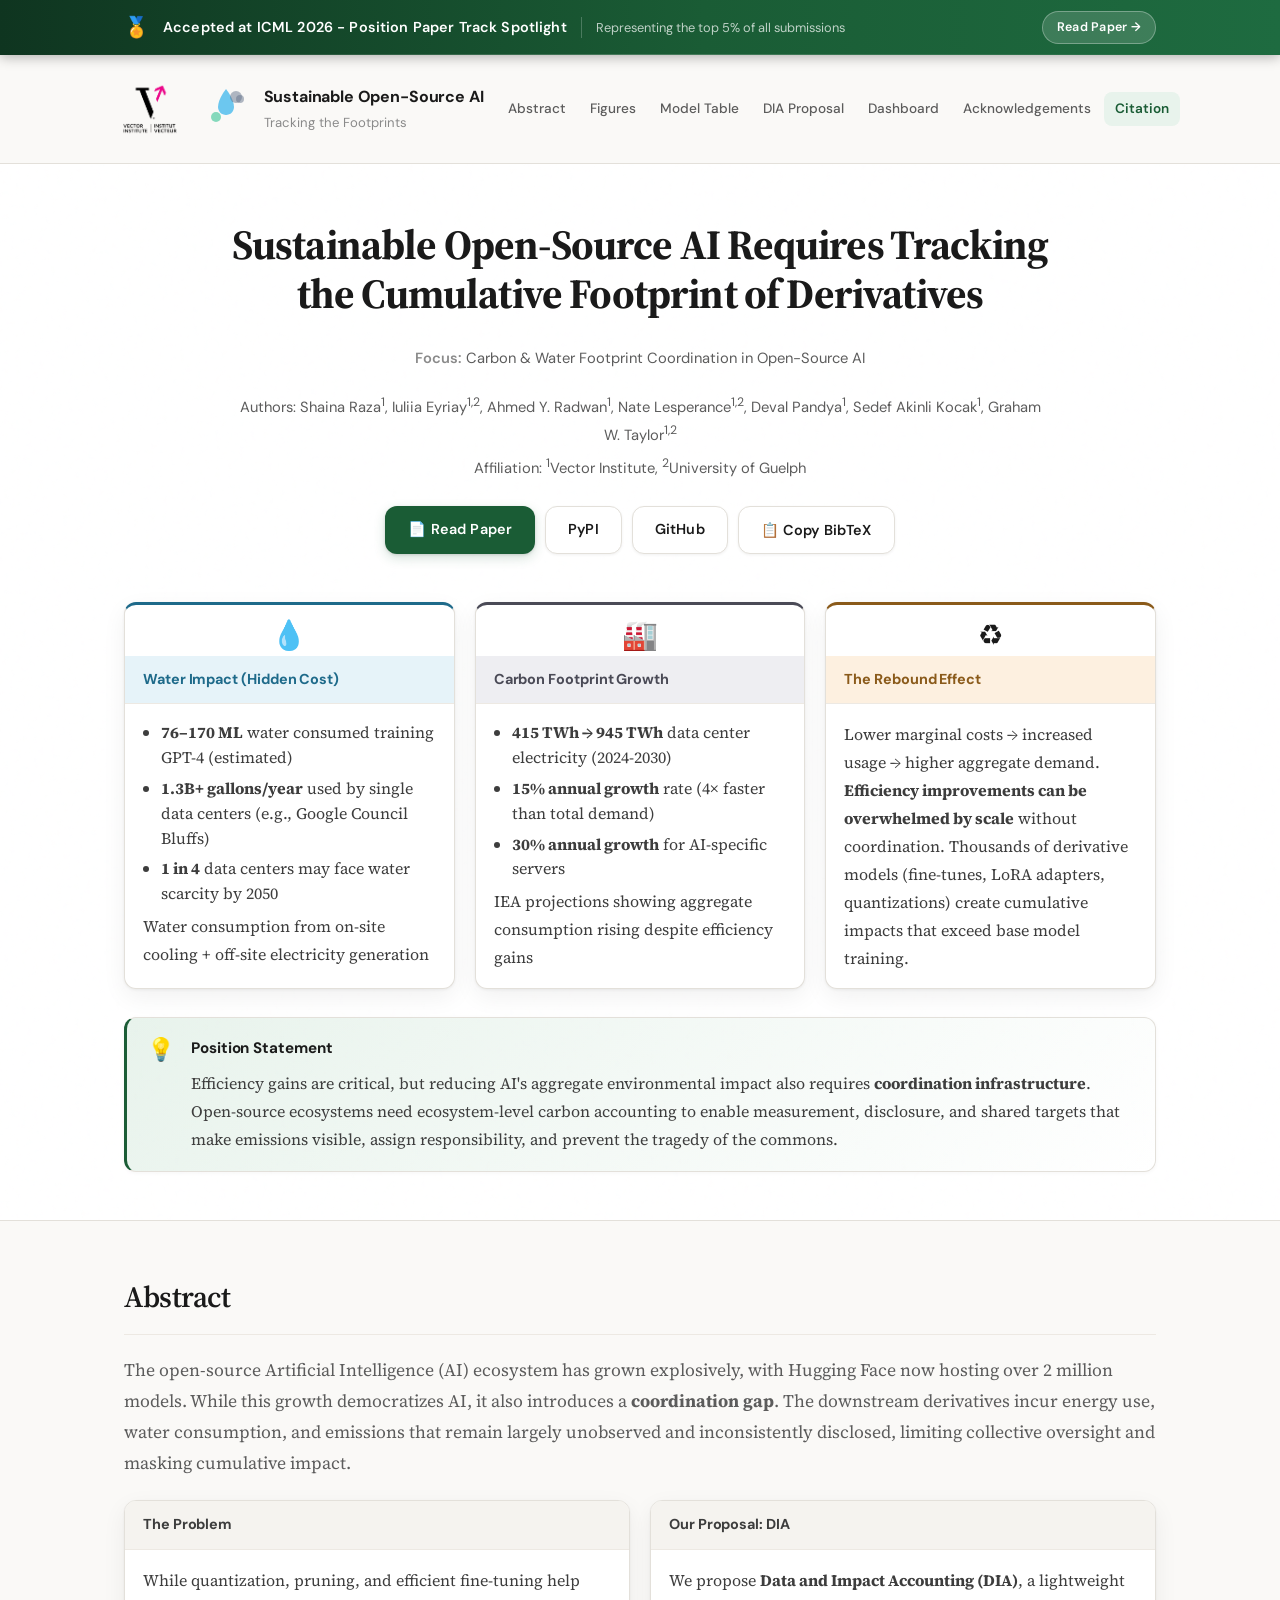
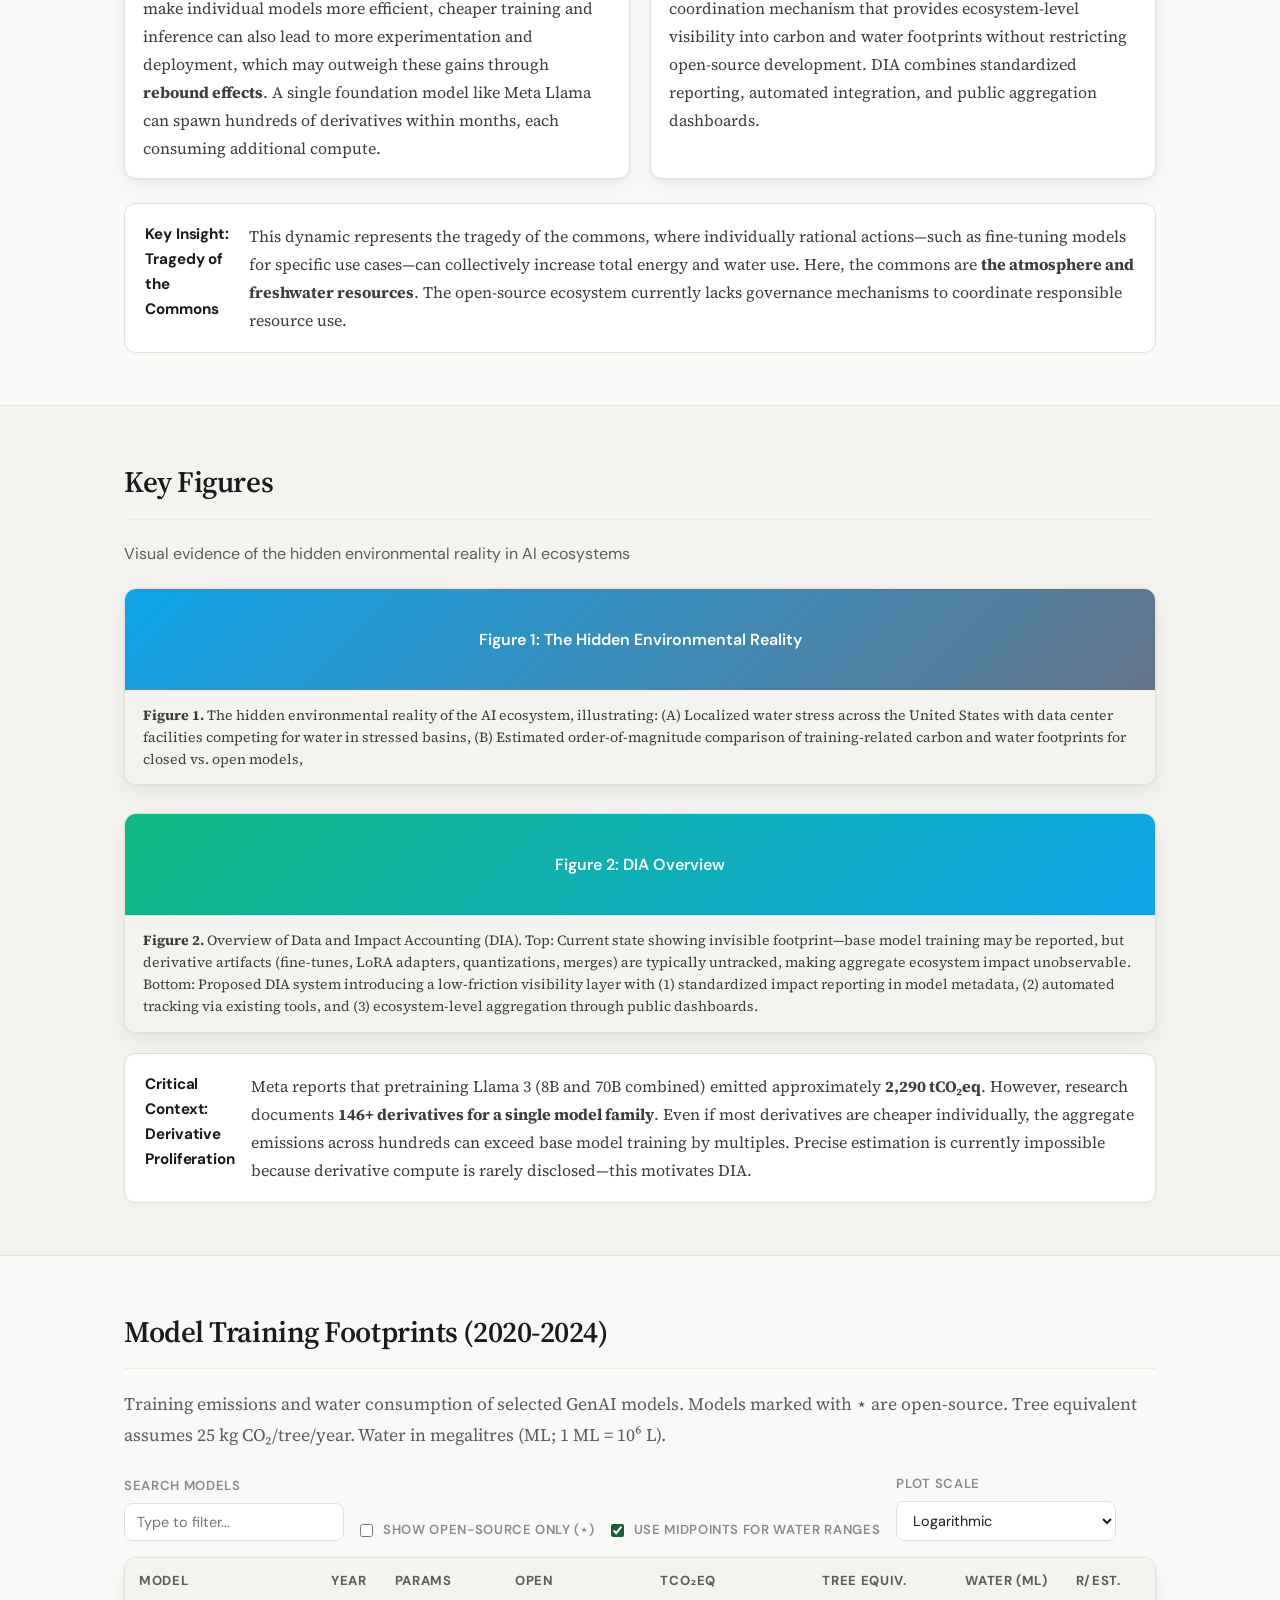
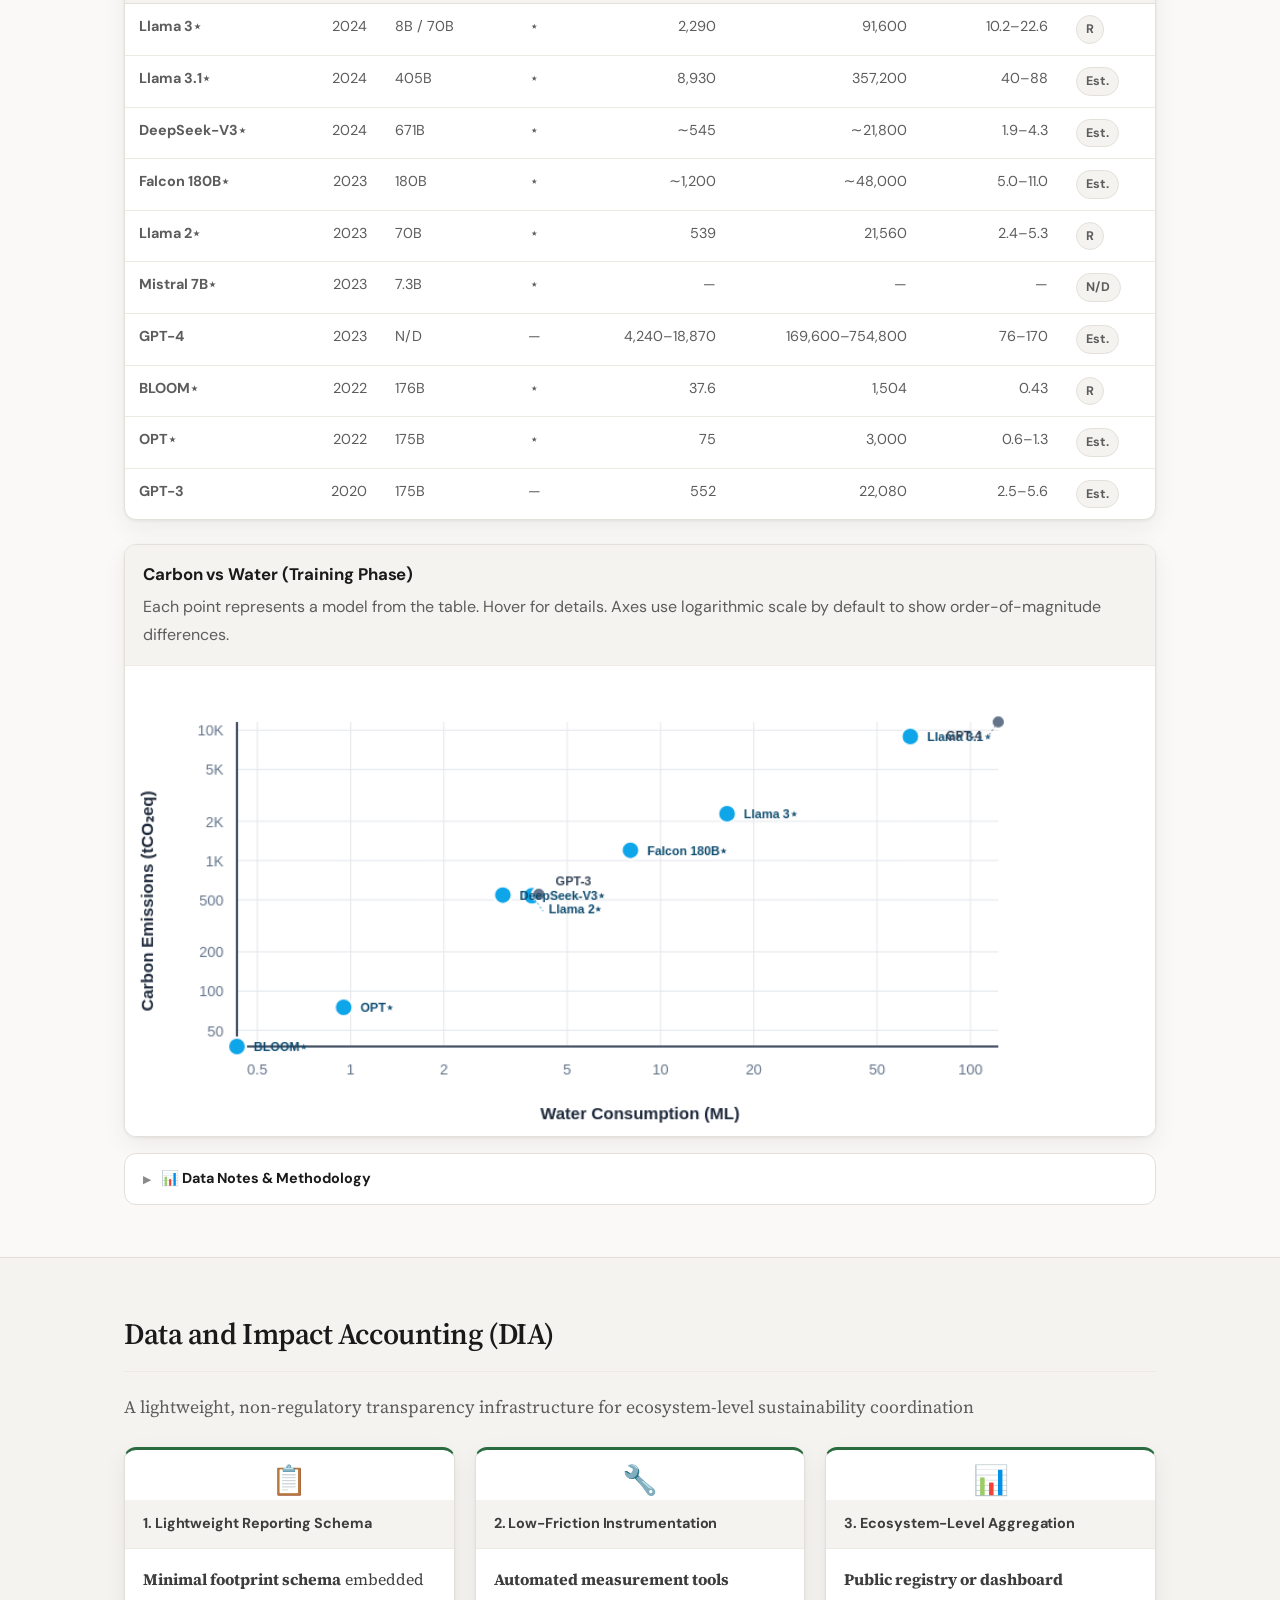
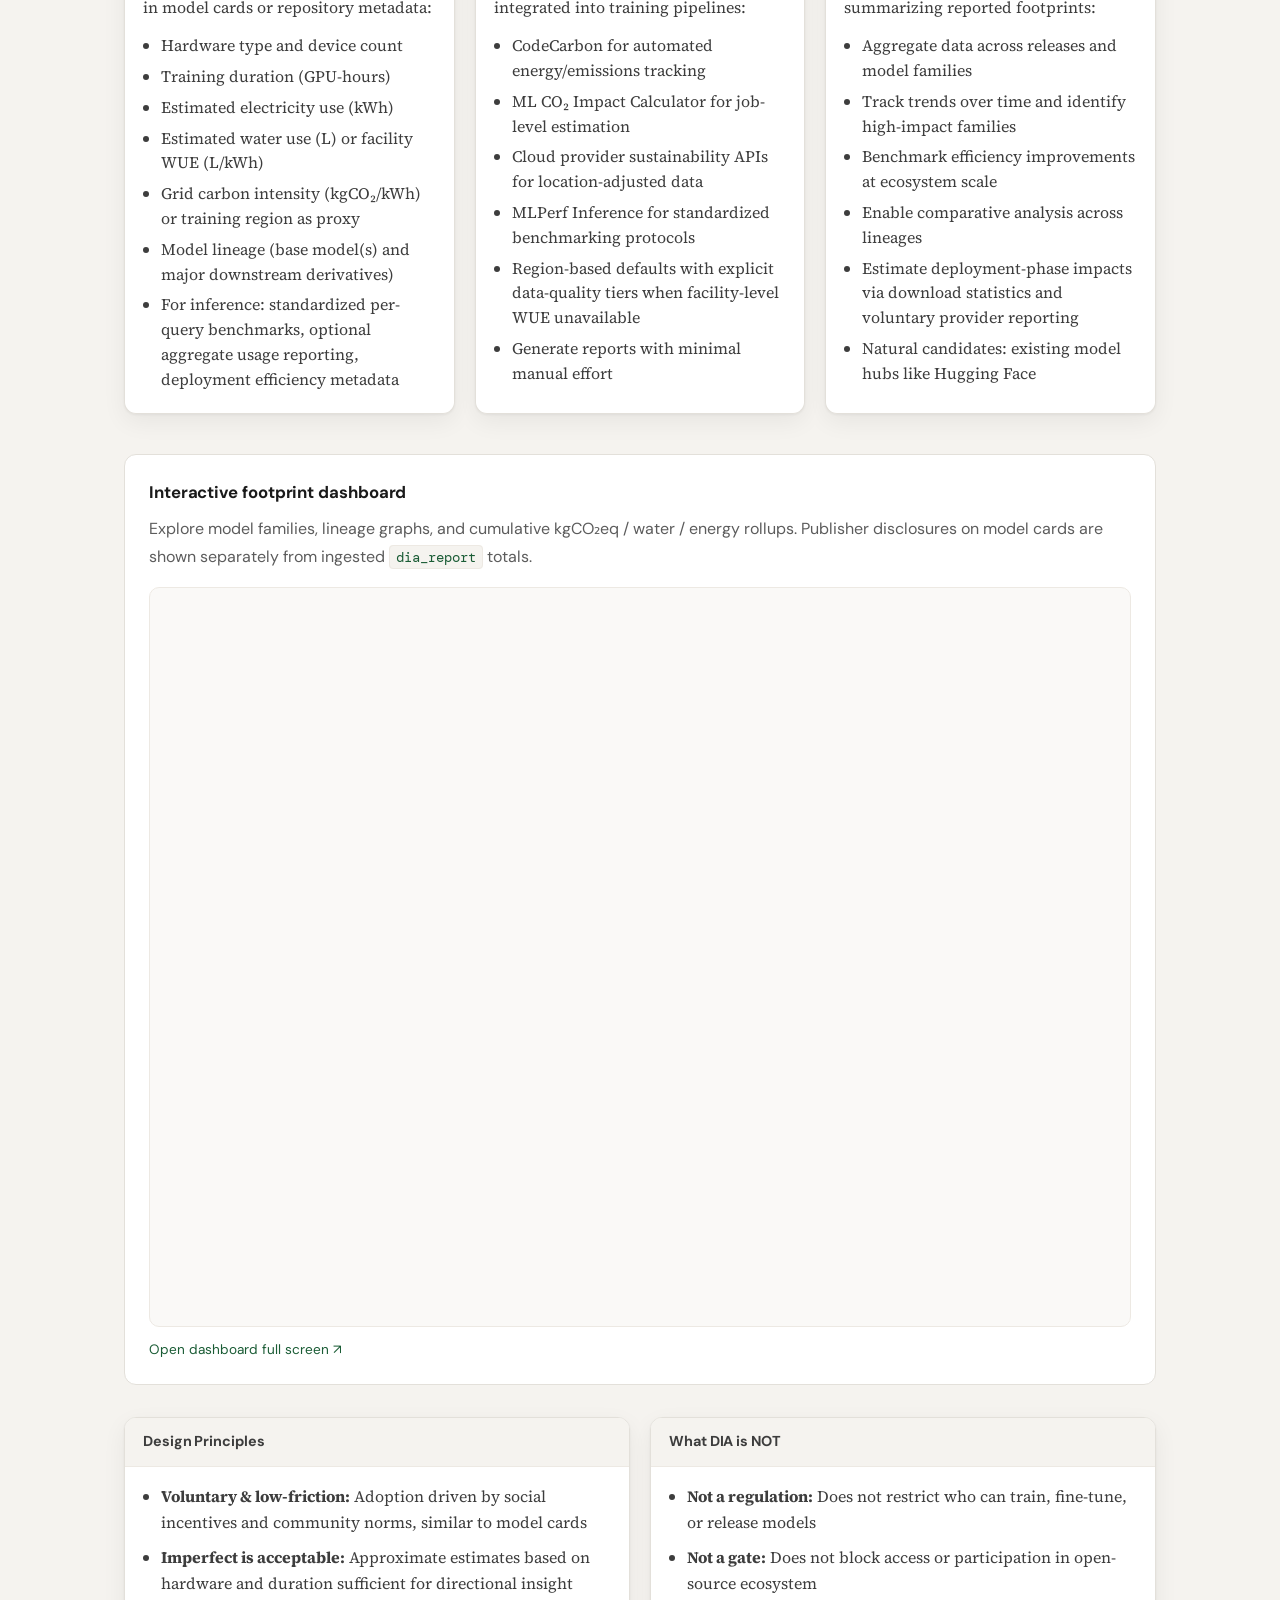
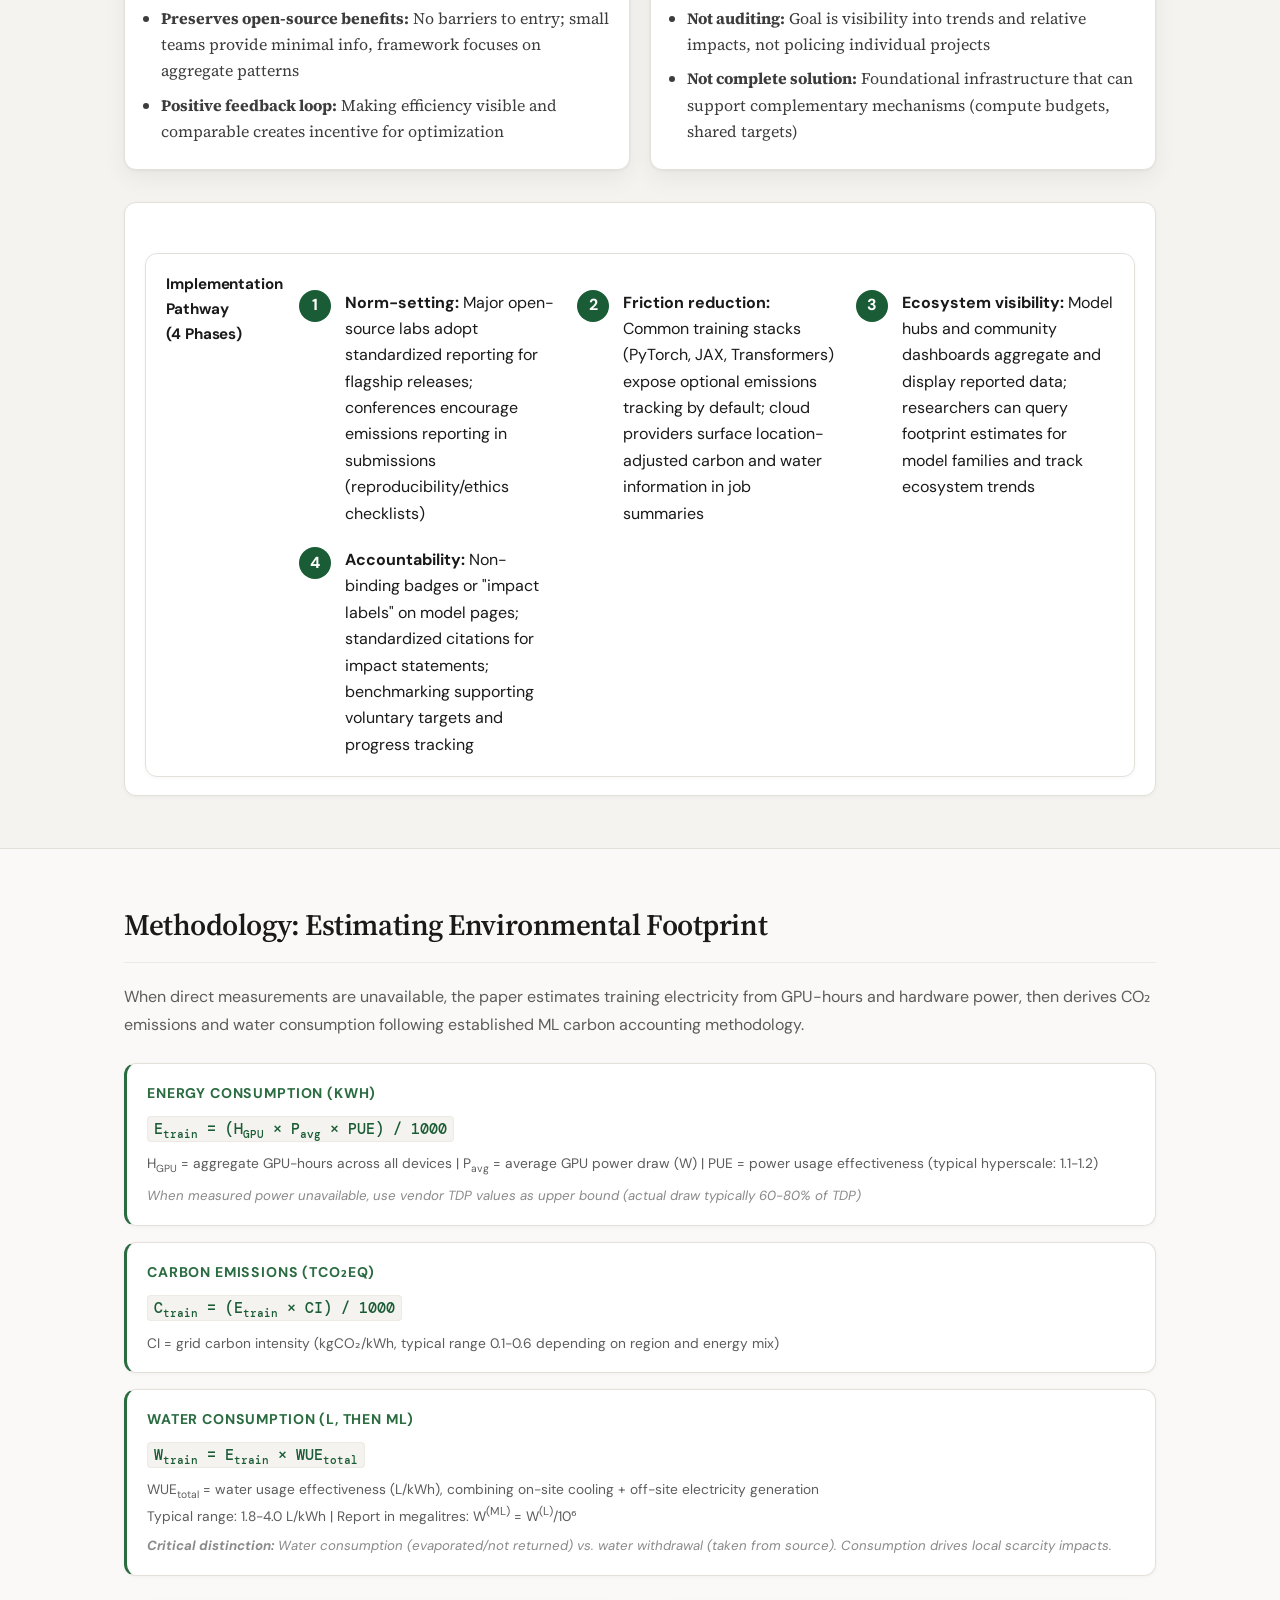
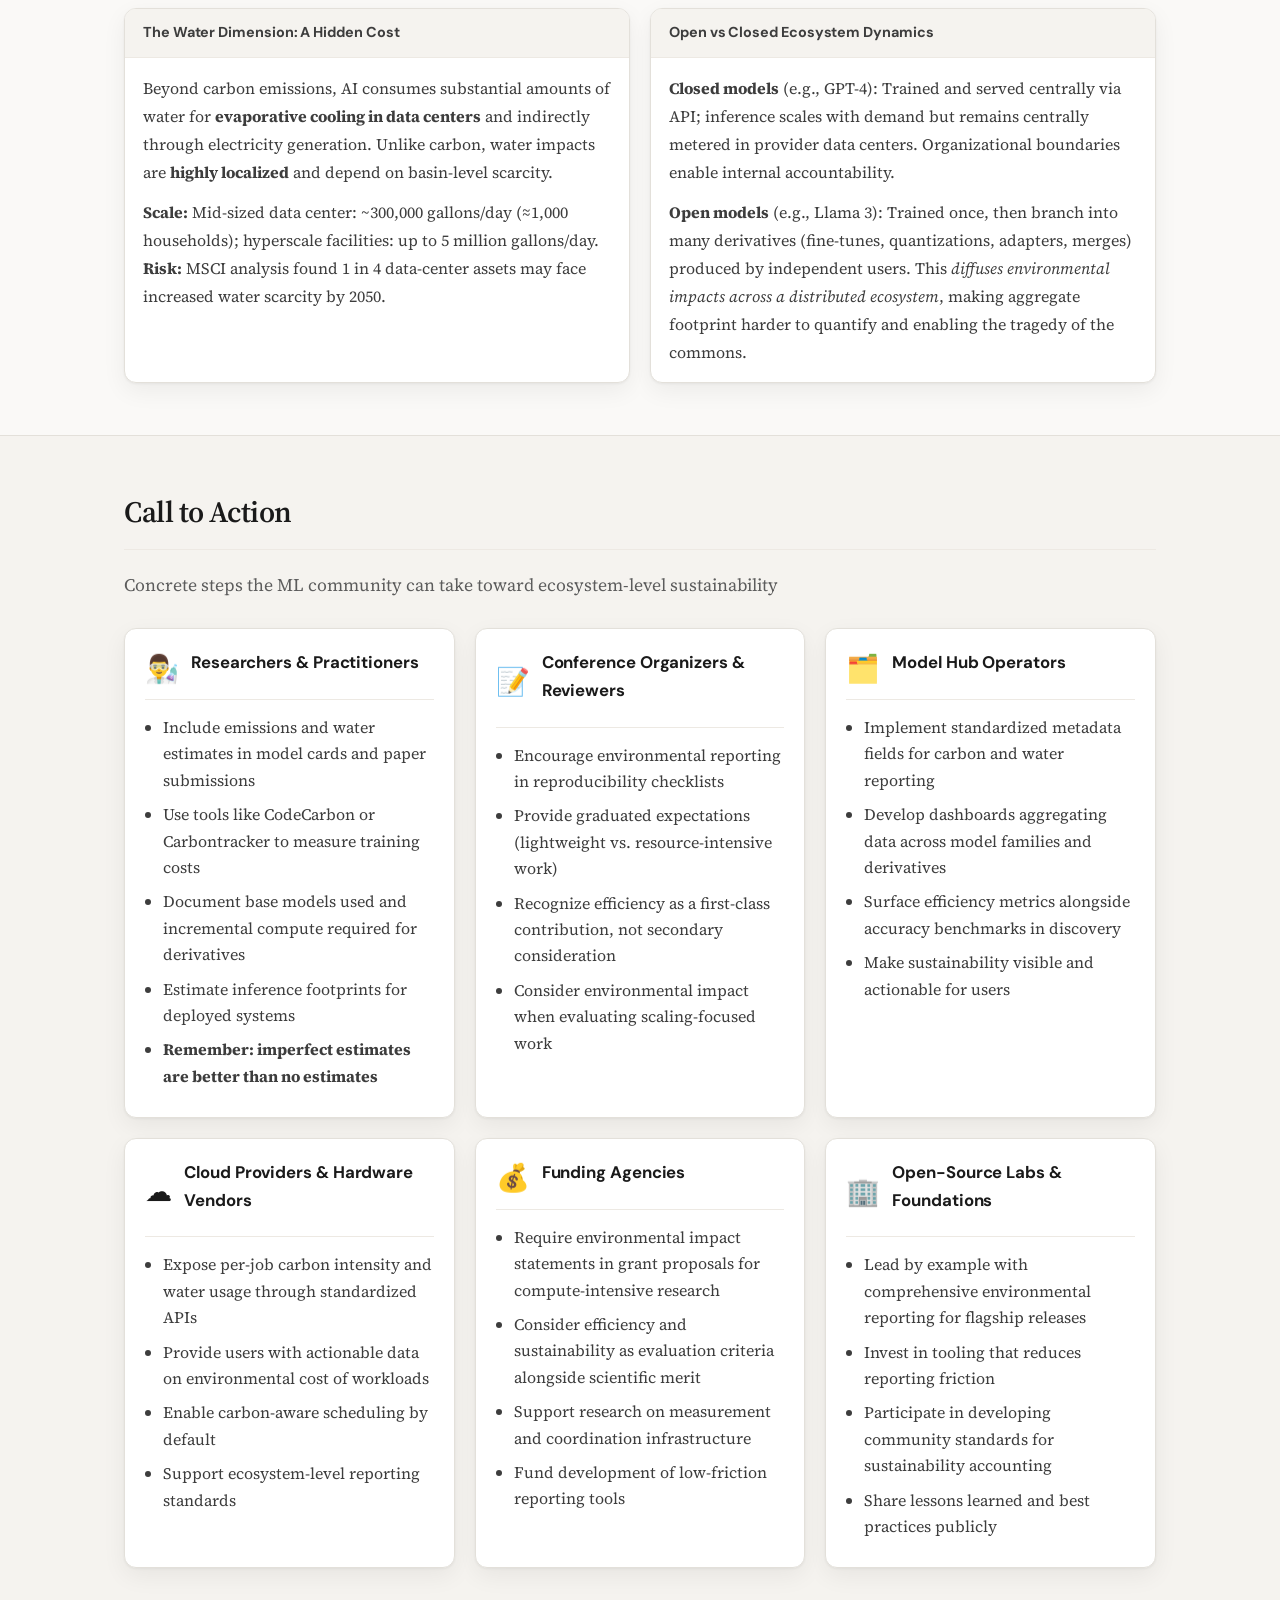
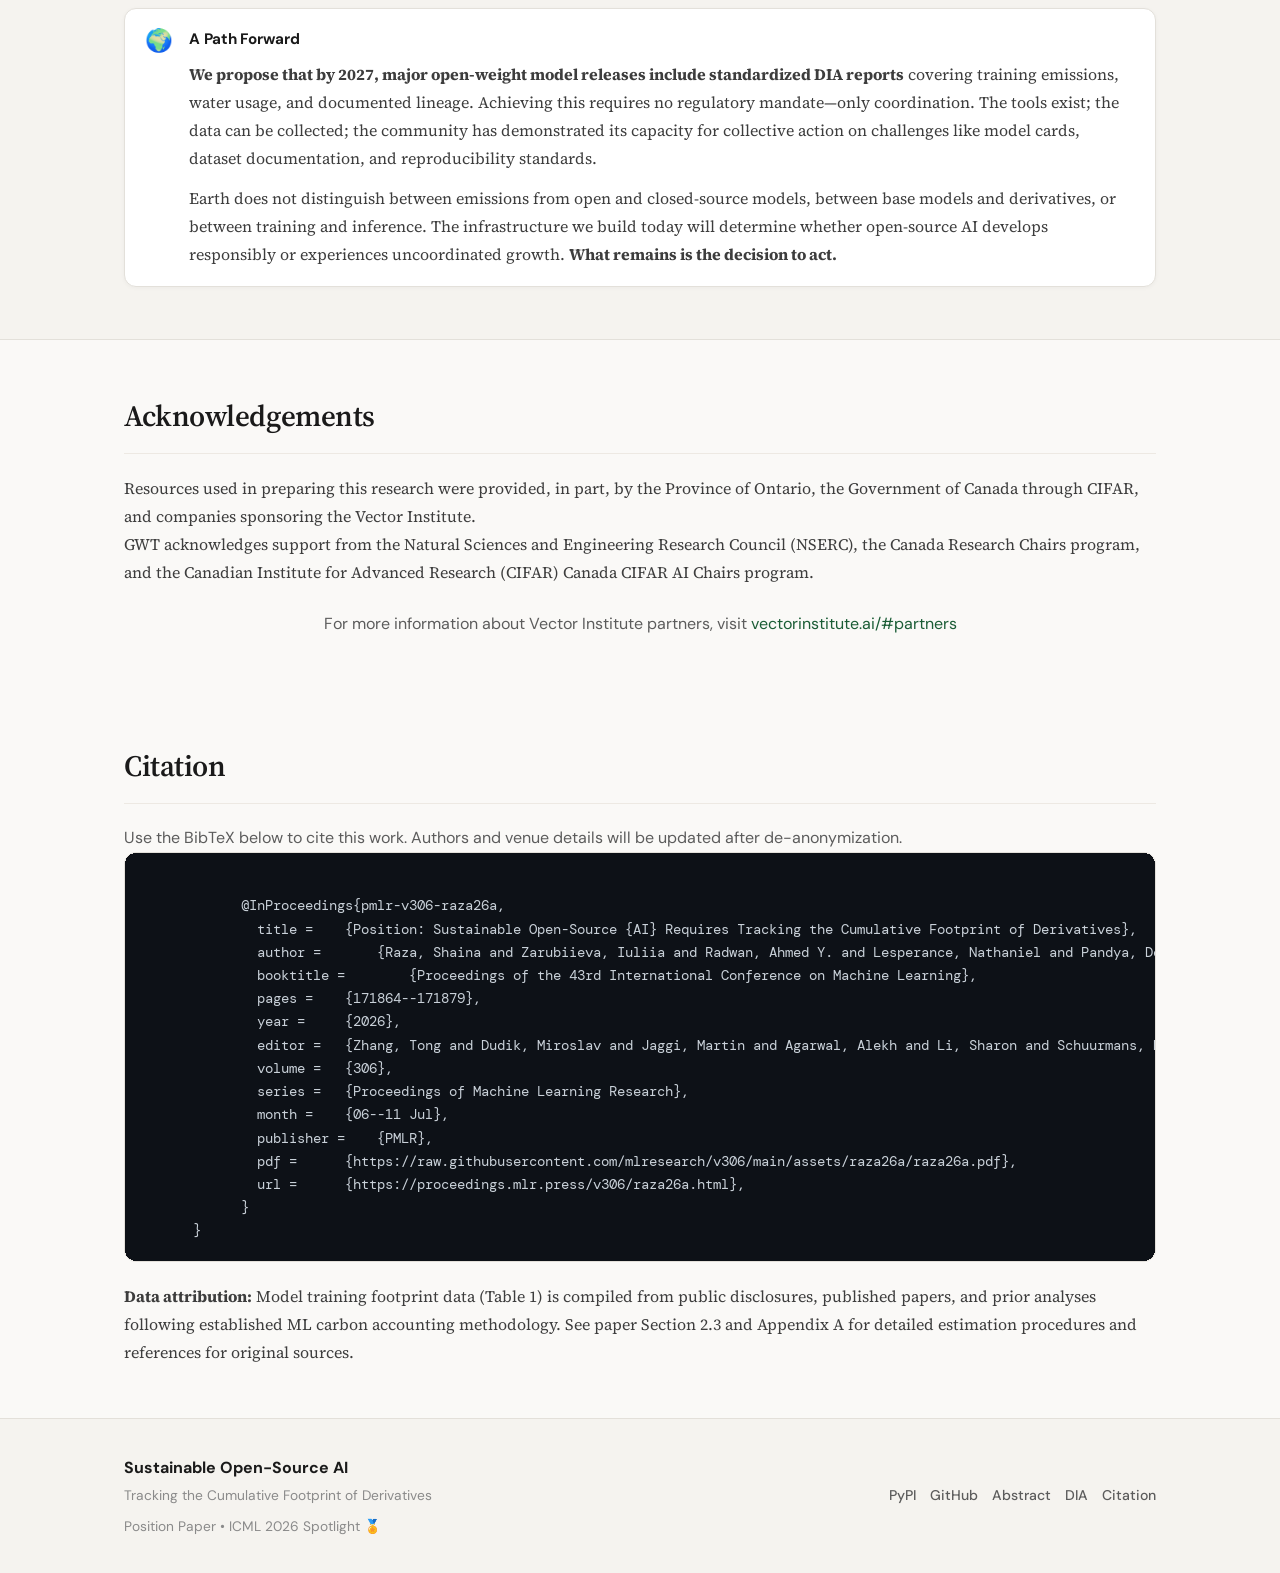
<file: docs/index.html>
<!doctype html>
<html lang="en">
<head>
  <meta charset="utf-8" />
  <meta name="viewport" content="width=device-width,initial-scale=1" />
  <title>Sustainable Open-Source AI Requires Tracking the Cumulative Footprint</title>
  <meta name="description" content="Position paper proposing Data and Impact Accounting (DIA) for ecosystem-level carbon and water footprint visibility in open-source AI." />
  <meta property="og:title" content="Sustainable Open-Source AI Requires Tracking the Cumulative Footprint of Derivatives" />
  <meta property="og:description" content="A lightweight coordination mechanism for tracking carbon emissions and water consumption in open-source AI ecosystems." />
  <meta property="og:type" content="website" />
  <link rel="stylesheet" href="./style.css" />
</head>
<body>
  <a class="skip-link" href="#main">Skip to content</a>

  <!-- ICML Acceptance Banner -->
  <div class="icml-banner" role="banner" aria-label="Conference acceptance announcement">
    <div class="icml-banner-inner">
      <span class="icml-flag">🏅</span>
      <div class="icml-banner-text">
        <strong>Accepted at ICML 2026 - Position Paper Track Spotlight</strong>
        <span class="icml-banner-sub">Representing the top 5% of all submissions</span>
      </div>
      <a class="icml-badge" href="https://proceedings.mlr.press/v306/raza26a.html" target="_blank" rel="noopener">Read Paper →</a>
    </div>
  </div>

  <header class="site-header" role="banner">
    <div class="wrap header-inner">
      <div class="brand">
        <img src="assets/VectorLogo_Black.png" alt="Vector Institute" style="height: 80px; margin-left: 12px; vertical-align: middle;">
        <div class="brand-icon">
          <svg width="48" height="48" viewBox="0 0 48 48" fill="none" xmlns="http://www.w3.org/2000/svg">
            <!-- Water droplet -->
            <path d="M24 8C24 8 16 18 16 26C16 30.4183 19.5817 34 24 34C28.4183 34 32 30.4183 32 26C32 18 24 8 24 8Z" fill="#0EA5E9" opacity="0.6"/>
            <!-- CO2 cloud -->
            <circle cx="34" cy="16" r="6" fill="#64748B" opacity="0.5"/>
            <circle cx="38" cy="18" r="4" fill="#64748B" opacity="0.5"/>
            <!-- Earth element -->
            <circle cx="14" cy="36" r="5" fill="#10B981" opacity="0.5"/>
          </svg>
        </div>
        <div class="brand-text">
          <div class="brand-title">Sustainable Open-Source AI</div>
          <div class="brand-subtitle">Tracking the Footprints</div>
        </div>
      </div>

      <nav class="top-nav" aria-label="Primary">
        <a href="#abstract">Abstract</a>
        <a href="#figures">Figures</a>
        <a href="#table">Model Table</a>
        <a href="#dia">DIA Proposal</a>
        <a href="#dashboard">Dashboard</a>
        <a href="#acknowledgements">Acknowledgements</a>
        <a href="#citation">Citation</a>
      </nav>
    </div>
  </header>

  <main id="main" class="site-main">
    <section class="hero">
      <div class="wrap">
        <div class="hero-center">
          <h1>Sustainable Open-Source AI Requires Tracking the Cumulative Footprint of Derivatives</h1>
          <div class="meta">
            <div><span class="k">Focus:</span> Carbon & Water Footprint Coordination in Open-Source AI</div>
          </div>
          <div class="paper-meta">
            <div><span class="k">Authors:</span> Shaina Raza<sup>1</sup>, Iuliia Eyriay<sup>1,2</sup>, Ahmed Y. Radwan<sup>1</sup>, Nate Lesperance<sup>1,2</sup>, Deval Pandya<sup>1</sup>, Sedef Akinli Kocak<sup>1</sup>, Graham W. Taylor<sup>1,2</sup></div>
            <div><span class="k">Affiliation:</span> <sup>1</sup>Vector Institute, <sup>2</sup>University of Guelph</div>
          </div>
          <div class="cta-row">
            <a class="btn" href="https://proceedings.mlr.press/v306/raza26a.html" target="_blank" rel="noopener">📄 Read Paper</a>
            <a class="btn btn-secondary" href="https://pypi.org/project/ai-impact-accounting/" target="_blank" rel="noopener">PyPI</a>
            <a class="btn btn-secondary" href="https://github.com/VectorInstitute/ai-impact-accounting" target="_blank" rel="noopener">GitHub</a>
            <button class="btn btn-secondary" id="copyBibBtn" type="button">📋 Copy BibTeX</button>
          </div>
        </div>
        <div class="hero-cards-row">
          <div class="card card-water">
            <div class="card-icon">💧</div>
            <div class="card-h">Water Impact (Hidden Cost)</div>
            <div class="card-b">
              <ul class="bullets tight">
                <li><strong>76–170 ML</strong> water consumed training GPT-4 (estimated)</li>
                <li><strong>1.3B+ gallons/year</strong> used by single data centers (e.g., Google Council Bluffs)</li>
                <li><strong>1 in 4</strong> data centers may face water scarcity by 2050</li>
              </ul>
              <p class="fineprint">Water consumption from on-site cooling + off-site electricity generation</p>
            </div>
          </div>
          <div class="card card-carbon">
            <div class="card-icon">🏭</div>
            <div class="card-h">Carbon Footprint Growth</div>
            <div class="card-b">
              <ul class="bullets tight">
                <li><strong>415 TWh → 945 TWh</strong> data center electricity (2024-2030)</li>
                <li><strong>15% annual growth</strong> rate (4× faster than total demand)</li>
                <li><strong>30% annual growth</strong> for AI-specific servers</li>
              </ul>
              <p class="fineprint">IEA projections showing aggregate consumption rising despite efficiency gains</p>
            </div>
          </div>
          <div class="card card-rebound">
            <div class="card-icon">♻️</div>
            <div class="card-h">The Rebound Effect</div>
            <div class="card-b">
              <p>
                Lower marginal costs → increased usage → higher aggregate demand.
                <strong>Efficiency improvements can be overwhelmed by scale</strong> without coordination.
                Thousands of derivative models (fine-tunes, LoRA adapters, quantizations) create cumulative impacts that exceed base model training.
              </p>
            </div>
          </div>
        </div>
        <div class="callout callout-position">
          <div class="callout-icon">💡</div>
          <div>
            <div class="callout-title">Position Statement</div>
            <p>
              Efficiency gains are critical, but reducing AI's aggregate environmental impact also requires <strong>coordination infrastructure</strong>.
              Open-source ecosystems need ecosystem-level carbon accounting to enable measurement, disclosure, and shared targets
              that make emissions visible, assign responsibility, and prevent the tragedy of the commons.
            </p>
          </div>
        </div>
      </div>
    </section>

    <section id="abstract" class="section">
      <div class="wrap">
        <h2>Abstract</h2>
        <p class="lead">
          The open-source Artificial Intelligence (AI) ecosystem has grown explosively, with Hugging Face now hosting
          over 2 million models. While this growth democratizes AI, it also introduces a <strong>coordination gap</strong>.
          The downstream derivatives incur energy use, water consumption, and emissions that remain largely unobserved
          and inconsistently disclosed, limiting collective oversight and masking cumulative impact.
        </p>
        <div class="two-col">
          <div class="card">
            <div class="card-h">The Problem</div>
            <div class="card-b">
              <p>
                While quantization, pruning, and efficient fine-tuning help make individual models more efficient,
                cheaper training and inference can also lead to more experimentation and deployment, which may
                outweigh these gains through <strong>rebound effects</strong>. A single foundation model like Meta Llama
                can spawn hundreds of derivatives within months, each consuming additional compute.
              </p>
            </div>
          </div>
          <div class="card">
            <div class="card-h">Our Proposal: DIA</div>
            <div class="card-b">
              <p>
                We propose <strong>Data and Impact Accounting (DIA)</strong>, a lightweight coordination mechanism
                that provides ecosystem-level visibility into carbon and water footprints without restricting
                open-source development. DIA combines standardized reporting, automated integration, and public aggregation dashboards.
              </p>
            </div>
          </div>
        </div>
        <div class="callout" style="margin-top: 24px;">
          <div class="callout-title">Key Insight: Tragedy of the Commons</div>
          <p>
            This dynamic represents the tragedy of the commons, where individually rational actions—such as
            fine-tuning models for specific use cases—can collectively increase total energy and water use.
            Here, the commons are <strong>the atmosphere and freshwater resources</strong>. The open-source ecosystem
            currently lacks governance mechanisms to coordinate responsible resource use.
          </p>
        </div>
      </div>
    </section>

    <section id="figures" class="section alt">
      <div class="wrap">
        <h2>Key Figures</h2>
        <p class="muted">
          Visual evidence of the hidden environmental reality in AI ecosystems
        </p>
        <div class="figure-grid">
          <figure class="figure-card">
            <button class="figure-btn" type="button" data-zoom-src="./assets/fig1-ecosystem.png" aria-label="Open Figure 1">
              <div class="figure-placeholder" style="background: linear-gradient(135deg, #0EA5E9 0%, #64748B 100%);">
                <span>Figure 1: The Hidden Environmental Reality</span>
              </div>
            </button>
            <figcaption>
              <strong>Figure 1.</strong> The hidden environmental reality of the AI ecosystem, illustrating:
              (A) Localized water stress across the United States with data center facilities competing for water in stressed basins,
              (B) Estimated order-of-magnitude comparison of training-related carbon and water footprints for closed vs. open models,
            </figcaption>
          </figure>
          <figure class="figure-card">
            <button class="figure-btn" type="button" data-zoom-src="./assets/fig2-dia.png" aria-label="Open Figure 2">
              <div class="figure-placeholder" style="background: linear-gradient(135deg, #10B981 0%, #0EA5E9 100%);">
                <span>Figure 2: DIA Overview</span>
              </div>
            </button>
            <figcaption>
              <strong>Figure 2.</strong> Overview of Data and Impact Accounting (DIA).
              Top: Current state showing invisible footprint—base model training may be reported, but derivative artifacts
              (fine-tunes, LoRA adapters, quantizations, merges) are typically untracked, making aggregate ecosystem impact unobservable.
              Bottom: Proposed DIA system introducing a low-friction visibility layer with (1) standardized impact reporting in model metadata,
              (2) automated tracking via existing tools, and (3) ecosystem-level aggregation through public dashboards.
            </figcaption>
          </figure>
        </div>
        <div class="callout">
          <div class="callout-title">Critical Context: Derivative Proliferation</div>
          <p>
            Meta reports that pretraining Llama 3 (8B and 70B combined) emitted approximately <strong>2,290 tCO₂eq</strong>.
            However, research documents <strong>146+ derivatives for a single model family</strong>. Even if most derivatives
            are cheaper individually, the aggregate emissions across hundreds can exceed base model training by multiples.
            Precise estimation is currently impossible because derivative compute is rarely disclosed—this motivates DIA.
          </p>
        </div>
      </div>
    </section>

    <section id="table" class="section">
      <div class="wrap">
        <h2>Model Training Footprints (2020-2024)</h2>
        <p class="lead">
          Training emissions and water consumption of selected GenAI models.
          Models marked with ⋆ are open-source. Tree equivalent assumes 25 kg CO₂/tree/year.
          Water in megalitres (ML; 1 ML = 10⁶ L).
        </p>
        <div class="controls">
          <div class="control">
            <label for="searchBox">Search models</label>
            <input id="searchBox" type="search" placeholder="Type to filter..." />
          </div>
          <div class="control">
            <label class="checkbox">
              <input id="openOnly" type="checkbox" />
              <span>Show open-source only (⋆)</span>
            </label>
          </div>
          <div class="control">
            <label class="checkbox">
              <input id="showMidpoints" type="checkbox" checked />
              <span>Use midpoints for water ranges</span>
            </label>
          </div>
          <div class="control">
            <label for="scaleSelect">Plot scale</label>
            <select id="scaleSelect">
              <option value="log" selected>Logarithmic</option>
              <option value="linear">Linear</option>
            </select>
          </div>
        </div>
        <div class="table-wrap" role="region" aria-label="Model footprints table" tabindex="0">
          <table id="modelsTable">
            <thead>
              <tr>
                <th data-key="model">Model</th>
                <th data-key="year" class="num">Year</th>
                <th data-key="params">Params</th>
                <th data-key="open" class="center">Open</th>
                <th data-key="tco2" class="num">tCO₂eq</th>
                <th data-key="trees" class="num">Tree Equiv.</th>
                <th data-key="water" class="num">Water (ML)</th>
                <th data-key="status">R/Est.</th>
              </tr>
            </thead>
            <tbody id="modelsTbody"></tbody>
          </table>
        </div>
        <div class="viz">
          <div class="viz-head">
            <h3>Carbon vs Water (Training Phase)</h3>
            <p class="muted">
              Each point represents a model from the table. Hover for details.
              Axes use logarithmic scale by default to show order-of-magnitude differences.
            </p>
          </div>
          <canvas id="scatter" width="920" height="420" aria-label="Scatter plot of carbon vs water" role="img"></canvas>
          <div id="tooltip" class="tooltip" role="status" aria-live="polite"></div>
        </div>
        <details class="notes">
          <summary>📊 Data Notes & Methodology</summary>
          <div class="notes-body">
            <ul class="bullets">
              <li><strong>Water values:</strong> Estimated using WUE<sub>total</sub> (Water Usage Effectiveness) ranges of 1.8-4.0 L/kWh,
              combining on-site cooling and off-site electricity generation water <em>consumption</em> (water not returned locally).</li>
              <li><strong>Reported vs Estimated:</strong> "R" indicates values disclosed by model creators;
              "Est." uses GPU-hours, TDP, PUE, and carbon intensity assumptions (see paper Appendix A, Equations 1-3).</li>
              <li><strong>Training phase only:</strong> This table covers training phase emissions and water use. The paper emphasizes that
              <em>inference and derivative proliferation can dominate lifecycle impact</em>—these downstream costs are largely untracked.</li>
              <li><strong>Upper bounds:</strong> TDP-based estimates provide upper bounds; actual power draw typically ranges from 60-80% of TDP
              depending on utilization patterns during training.</li>
              <li><strong>GPT-4 range:</strong> Based on IEA's 42.4 GWh estimate with carbon intensity 0.1-0.445 kgCO₂/kWh and WUE 1.2-4.4 L/kWh
              depending on cooling and grid source. These are third-party estimates, not audited disclosures.</li>
            </ul>
          </div>
        </details>
      </div>
    </section>
    <section id="dia" class="section alt">
      <div class="wrap">
        <h2>Data and Impact Accounting (DIA)</h2>
        <p class="lead">
          A lightweight, non-regulatory transparency infrastructure for ecosystem-level sustainability coordination
        </p>

        <div class="dia-components">
          <div class="card card-component">
            <div class="card-icon">📋</div>
            <div class="card-h">1. Lightweight Reporting Schema</div>
            <div class="card-b">
              <p><strong>Minimal footprint schema</strong> embedded in model cards or repository metadata:</p>
              <ul class="bullets tight">
                <li>Hardware type and device count</li>
                <li>Training duration (GPU-hours)</li>
                <li>Estimated electricity use (kWh)</li>
                <li>Estimated water use (L) or facility WUE (L/kWh)</li>
                <li>Grid carbon intensity (kgCO₂/kWh) or training region as proxy</li>
                <li>Model lineage (base model(s) and major downstream derivatives)</li>
                <li>For inference: standardized per-query benchmarks, optional aggregate usage reporting, deployment efficiency metadata</li>
              </ul>
            </div>
          </div>

          <div class="card card-component">
            <div class="card-icon">🔧</div>
            <div class="card-h">2. Low-Friction Instrumentation</div>
            <div class="card-b">
              <p><strong>Automated measurement tools</strong> integrated into training pipelines:</p>
              <ul class="bullets tight">
                <li>CodeCarbon for automated energy/emissions tracking</li>
                <li>ML CO₂ Impact Calculator for job-level estimation</li>
                <li>Cloud provider sustainability APIs for location-adjusted data</li>
                <li>MLPerf Inference for standardized benchmarking protocols</li>
                <li>Region-based defaults with explicit data-quality tiers when facility-level WUE unavailable</li>
                <li>Generate reports with minimal manual effort</li>
              </ul>
            </div>
          </div>

          <div class="card card-component">
            <div class="card-icon">📊</div>
            <div class="card-h">3. Ecosystem-Level Aggregation</div>
            <div class="card-b">
              <p><strong>Public registry or dashboard</strong> summarizing reported footprints:</p>
              <ul class="bullets tight">
                <li>Aggregate data across releases and model families</li>
                <li>Track trends over time and identify high-impact families</li>
                <li>Benchmark efficiency improvements at ecosystem scale</li>
                <li>Enable comparative analysis across lineages</li>
                <li>Estimate deployment-phase impacts via download statistics and voluntary provider reporting</li>
                <li>Natural candidates: existing model hubs like Hugging Face</li>
              </ul>
            </div>
          </div>
        </div>

        <div id="dashboard" class="dashboard-embed-wrap" style="margin-top: 40px;">
          <h3 style="margin-bottom: 8px;">Interactive footprint dashboard</h3>
          <p class="muted" style="margin-bottom: 16px;">
            Explore model families, lineage graphs, and cumulative kgCO₂eq / water / energy rollups.
            Publisher disclosures on model cards are shown separately from ingested <code>dia_report</code> totals.
          </p>
          <div class="dashboard-embed">
            <iframe
              src="https://vector-institute-dia-dashboard.hf.space"
          
              title="DIA footprint dashboard"
              loading="lazy"
              referrerpolicy="no-referrer-when-downgrade"
              allow="fullscreen"
            ></iframe>
          </div>
          <p class="fineprint" style="margin-top: 12px;">
            <a href="https://huggingface.co/spaces/vector-institute/dia-dashboard" target="_blank" rel="noopener">Open dashboard full screen ↗</a>
          </p>
        </div>

        

        <div class="two-col" style="margin-top: 32px;">
          <div class="card">
            <div class="card-h">Design Principles</div>
            <div class="card-b">
              <ul class="bullets">
                <li><strong>Voluntary & low-friction:</strong> Adoption driven by social incentives and community norms, similar to model cards</li>
                <li><strong>Imperfect is acceptable:</strong> Approximate estimates based on hardware and duration sufficient for directional insight</li>
                <li><strong>Preserves open-source benefits:</strong> No barriers to entry; small teams provide minimal info, framework focuses on aggregate patterns</li>
                <li><strong>Positive feedback loop:</strong> Making efficiency visible and comparable creates incentive for optimization</li>
              </ul>
            </div>
          </div>

          <div class="card">
            <div class="card-h">What DIA is NOT</div>
            <div class="card-b">
              <ul class="bullets">
                <li><strong>Not a regulation:</strong> Does not restrict who can train, fine-tune, or release models</li>
                <li><strong>Not a gate:</strong> Does not block access or participation in open-source ecosystem</li>
                <li><strong>Not auditing:</strong> Goal is visibility into trends and relative impacts, not policing individual projects</li>
                <li><strong>Not complete solution:</strong> Foundational infrastructure that can support complementary mechanisms (compute budgets, shared targets)</li>
              </ul>
            </div>
          </div>
        </div>

        <div class="callout" style="margin-top: 32px;">
          <div class="callout" style="margin-top: 32px;">
            <div class="callout-title">Implementation Pathway <br>(4 Phases)</div>
            <div class="phase-grid">
              <div class="phase-item">
                <div class="phase-num">1</div>
                <div>
                  <strong>Norm-setting:</strong> Major open-source labs adopt standardized reporting for flagship releases;
                  conferences encourage emissions reporting in submissions (reproducibility/ethics checklists)
                </div>
              </div>
              <div class="phase-item">
                <div class="phase-num">2</div>
                <div>
                  <strong>Friction reduction:</strong> Common training stacks (PyTorch, JAX, Transformers) expose optional emissions tracking by default;
                  cloud providers surface location-adjusted carbon and water information in job summaries
                </div>
              </div>
              <div class="phase-item">
                <div class="phase-num">3</div>
                <div>
                  <strong>Ecosystem visibility:</strong> Model hubs and community dashboards aggregate and display reported data;
                  researchers can query footprint estimates for model families and track ecosystem trends
                </div>
              </div>
              <div class="phase-item">
                <div class="phase-num">4</div>
                <div>
                  <strong>Accountability:</strong> Non-binding badges or "impact labels" on model pages;
                  standardized citations for impact statements; benchmarking supporting voluntary targets and progress tracking
                </div>
              </div>
            </div>
          </div>
      </div>
    </section>

    <section id="method" class="section">
      <div class="wrap">
        <h2>Methodology: Estimating Environmental Footprint</h2>
        <p class="muted">
          When direct measurements are unavailable, the paper estimates training electricity from GPU-hours and hardware power,
          then derives CO₂ emissions and water consumption following established ML carbon accounting methodology.
        </p>
        <div class="formula-section">
          <div class="formula">
            <div class="formula-label">Energy Consumption (kWh)</div>
            <div class="formula-line">
              <code>E<sub>train</sub> = (H<sub>GPU</sub> × P<sub>avg</sub> × PUE) / 1000</code>
            </div>
            <div class="formula-desc">
              H<sub>GPU</sub> = aggregate GPU-hours across all devices |
              P<sub>avg</sub> = average GPU power draw (W) |
              PUE = power usage effectiveness (typical hyperscale: 1.1-1.2)
            </div>
            <div class="formula-note">
              When measured power unavailable, use vendor TDP values as upper bound (actual draw typically 60-80% of TDP)
            </div>
          </div>
          <div class="formula">
            <div class="formula-label">Carbon Emissions (tCO₂eq)</div>
            <div class="formula-line">
              <code>C<sub>train</sub> = (E<sub>train</sub> × CI) / 1000</code>
            </div>
            <div class="formula-desc">
              CI = grid carbon intensity (kgCO₂/kWh, typical range 0.1-0.6 depending on region and energy mix)
            </div>
          </div>
          <div class="formula">
            <div class="formula-label">Water Consumption (L, then ML)</div>
            <div class="formula-line">
              <code>W<sub>train</sub> = E<sub>train</sub> × WUE<sub>total</sub></code>
            </div>
            <div class="formula-desc">
              WUE<sub>total</sub> = water usage effectiveness (L/kWh), combining on-site cooling + off-site electricity generation<br/>
              Typical range: 1.8-4.0 L/kWh | Report in megalitres: W<sup>(ML)</sup> = W<sup>(L)</sup>/10⁶
            </div>
            <div class="formula-note">
              <strong>Critical distinction:</strong> Water <em>consumption</em> (evaporated/not returned) vs. water <em>withdrawal</em> (taken from source).
              Consumption drives local scarcity impacts.
            </div>
          </div>
        </div>
        <div class="two-col" style="margin-top: 32px;">
          <div class="card">
            <div class="card-h">The Water Dimension: A Hidden Cost</div>
            <div class="card-b">
              <p>
                Beyond carbon emissions, AI consumes substantial amounts of water for <strong>evaporative cooling in data centers</strong>
                and indirectly through electricity generation. Unlike carbon, water impacts are <strong>highly localized</strong>
                and depend on basin-level scarcity.
              </p>
              <p class="fineprint">
                <strong>Scale:</strong> Mid-sized data center: ~300,000 gallons/day (≈1,000 households);
                hyperscale facilities: up to 5 million gallons/day.
                <strong>Risk:</strong> MSCI analysis found 1 in 4 data-center assets may face increased water scarcity by 2050.
              </p>
            </div>
          </div>
          <div class="card">
            <div class="card-h">Open vs Closed Ecosystem Dynamics</div>
            <div class="card-b">
              <p>
                <strong>Closed models</strong> (e.g., GPT-4): Trained and served centrally via API; inference scales with demand
                but remains centrally metered in provider data centers. Organizational boundaries enable internal accountability.
              </p>
              <p>
                <strong>Open models</strong> (e.g., Llama 3): Trained once, then branch into many derivatives (fine-tunes, quantizations,
                adapters, merges) produced by independent users. This <em>diffuses environmental impacts across a distributed ecosystem</em>,
                making aggregate footprint harder to quantify and enabling the tragedy of the commons.
              </p>
            </div>
          </div>
        </div>
      </div>
    </section>

    <section id="call-to-action" class="section alt">
      <div class="wrap">
        <h2>Call to Action</h2>
        <p class="lead">
          Concrete steps the ML community can take toward ecosystem-level sustainability
        </p>
        <div class="action-grid">
          <div class="action-card">
            <div class="action-header">
              <div class="action-icon">👨‍🔬</div>
              <h3>Researchers & Practitioners</h3>
            </div>
            <ul class="bullets">
              <li>Include emissions and water estimates in model cards and paper submissions</li>
              <li>Use tools like CodeCarbon or Carbontracker to measure training costs</li>
              <li>Document base models used and incremental compute required for derivatives</li>
              <li>Estimate inference footprints for deployed systems</li>
              <li><strong>Remember: imperfect estimates are better than no estimates</strong></li>
            </ul>
          </div>
          <div class="action-card">
            <div class="action-header">
              <div class="action-icon">📝</div>
              <h3>Conference Organizers & Reviewers</h3>
            </div>
            <ul class="bullets">
              <li>Encourage environmental reporting in reproducibility checklists</li>
              <li>Provide graduated expectations (lightweight vs. resource-intensive work)</li>
              <li>Recognize efficiency as a first-class contribution, not secondary consideration</li>
              <li>Consider environmental impact when evaluating scaling-focused work</li>
            </ul>
          </div>
          <div class="action-card">
            <div class="action-header">
              <div class="action-icon">🗂️</div>
              <h3>Model Hub Operators</h3>
            </div>
            <ul class="bullets">
              <li>Implement standardized metadata fields for carbon and water reporting</li>
              <li>Develop dashboards aggregating data across model families and derivatives</li>
              <li>Surface efficiency metrics alongside accuracy benchmarks in discovery</li>
              <li>Make sustainability visible and actionable for users</li>
            </ul>
          </div>
          <div class="action-card">
            <div class="action-header">
              <div class="action-icon">☁️</div>
              <h3>Cloud Providers & Hardware Vendors</h3>
            </div>
            <ul class="bullets">
              <li>Expose per-job carbon intensity and water usage through standardized APIs</li>
              <li>Provide users with actionable data on environmental cost of workloads</li>
              <li>Enable carbon-aware scheduling by default</li>
              <li>Support ecosystem-level reporting standards</li>
            </ul>
          </div>
          <div class="action-card">
            <div class="action-header">
              <div class="action-icon">💰</div>
              <h3>Funding Agencies</h3>
            </div>
            <ul class="bullets">
              <li>Require environmental impact statements in grant proposals for compute-intensive research</li>
              <li>Consider efficiency and sustainability as evaluation criteria alongside scientific merit</li>
              <li>Support research on measurement and coordination infrastructure</li>
              <li>Fund development of low-friction reporting tools</li>
            </ul>
          </div>
          <div class="action-card">
            <div class="action-header">
              <div class="action-icon">🏢</div>
              <h3>Open-Source Labs & Foundations</h3>
            </div>
            <ul class="bullets">
              <li>Lead by example with comprehensive environmental reporting for flagship releases</li>
              <li>Invest in tooling that reduces reporting friction</li>
              <li>Participate in developing community standards for sustainability accounting</li>
              <li>Share lessons learned and best practices publicly</li>
            </ul>
          </div>
        </div>
        <div class="callout" style="margin-top: 40px;">
          <div class="callout-icon">🌍</div>
          <div>
            <div class="callout-title">A Path Forward</div>
            <p>
              <strong>We propose that by 2027, major open-weight model releases include standardized DIA reports</strong>
              covering training emissions, water usage, and documented lineage. Achieving this requires no regulatory mandate—only coordination.
              The tools exist; the data can be collected; the community has demonstrated its capacity for collective action on challenges
              like model cards, dataset documentation, and reproducibility standards.
            </p>
            <p style="margin-top: 12px;">
              Earth does not distinguish between emissions from open and closed-source models, between base models and derivatives,
              or between training and inference. The infrastructure we build today will determine whether open-source AI develops
              responsibly or experiences uncoordinated growth. <strong>What remains is the decision to act.</strong>
            </p>
          </div>
        </div>
      </div>
    </section>

    <section id="acknowledgements" class="section">
      <div class="wrap">
        <div class="ack-content">
          <h2>Acknowledgements</h2>
          <p>
            Resources used in preparing this research were provided, in part, by the Province of Ontario,
            the Government of Canada through CIFAR, and companies sponsoring the Vector Institute.
          </p>
          <p>
            GWT acknowledges support from the Natural Sciences and Engineering Research Council (NSERC),
            the Canada Research Chairs program, and the Canadian Institute for Advanced Research (CIFAR)
            Canada CIFAR AI Chairs program.
          </p>
          <p class="small muted" style="margin-top: 1.5rem; text-align: center;">
            For more information about Vector Institute partners, visit
            <a href="http://www.vectorinstitute.ai/#partners" target="_blank" rel="noopener">vectorinstitute.ai/#partners</a>
          </p>
        </div>
      </div>
    </section>
    <section id="citation" class="section">
      <div class="wrap">
        <h2>Citation</h2>
        <p class="muted">
          Use the BibTeX below to cite this work. Authors and venue details will be updated after de-anonymization.
        </p>
          <pre class="bib" id="bibBlock"><code>
            @InProceedings{pmlr-v306-raza26a,
              title = 	 {Position: Sustainable Open-Source {AI} Requires Tracking the Cumulative Footprint of Derivatives},
              author =       {Raza, Shaina and Zarubiieva, Iuliia and Radwan, Ahmed Y. and Lesperance, Nathaniel and Pandya, Deval and Akinli Kocak, Sedef and Taylor, Graham W.},
              booktitle = 	 {Proceedings of the 43rd International Conference on Machine Learning},
              pages = 	 {171864--171879},
              year = 	 {2026},
              editor = 	 {Zhang, Tong and Dudik, Miroslav and Jaggi, Martin and Agarwal, Alekh and Li, Sharon and Schuurmans, Dale and Zhu, Jerry and Berkenkamp, Felix and Dong, Hanze and Bietti, Alberto},
              volume = 	 {306},
              series = 	 {Proceedings of Machine Learning Research},
              month = 	 {06--11 Jul},
              publisher =    {PMLR},
              pdf = 	 {https://raw.githubusercontent.com/mlresearch/v306/main/assets/raza26a/raza26a.pdf},
              url = 	 {https://proceedings.mlr.press/v306/raza26a.html},
            }
      }</code></pre>
        <div class="fineprint" style="margin-top: 20px;">
          <p>
            <strong>Data attribution:</strong> Model training footprint data (Table 1) is compiled from public disclosures,
            published papers, and prior analyses following established ML carbon accounting methodology.
            See paper Section 2.3 and Appendix A for detailed estimation procedures and references for original sources.
          </p>
        </div>
      </div>
    </section>

    <footer class="site-footer">
      <div class="wrap footer-inner">
        <div>
          <div class="footer-title">Sustainable Open-Source AI</div>
          <div class="footer-muted">Tracking the Cumulative Footprint of Derivatives</div>
          <div class="footer-muted" style="margin-top: 8px;">Position Paper • ICML 2026 Spotlight 🏅</div>
        </div>
        <div class="footer-links">
          <a href="https://pypi.org/project/ai-impact-accounting/" target="_blank" rel="noopener">PyPI</a>
          <a href="https://github.com/VectorInstitute/ai-impact-accounting" target="_blank" rel="noopener">GitHub</a>
          <a href="#abstract">Abstract</a>
          <a href="#dia">DIA</a>
          <a href="#citation">Citation</a>
        </div>
      </div>
    </footer>
  </main>

  <!-- Image zoom modal -->
  <div class="modal" id="modal" aria-hidden="true" role="dialog" aria-label="Figure viewer">
    <div class="modal-backdrop" data-close="1"></div>
    <div class="modal-content" role="document">
      <button class="modal-close" type="button" data-close="1" aria-label="Close">×</button>
      <img id="modalImg" alt="" />
      <div class="modal-caption" id="modalCaption"></div>
    </div>
  </div>

  <script src="./main.js"></script>
</body>
</html>
</file>
<file: docs/style.css>
/* ── Design System ─────────────────────────────────────────────
   Inspired by: Distill.pub, NeurIPS/CVPR project pages,
   Nature journal, and high-end academic paper websites.
   Palette: warm off-white base, deep forest ink,
   muted sage/teal accents — academic but alive.
──────────────────────────────────────────────────────────────── */

@import url('https://fonts.googleapis.com/css2?family=Source+Serif+4:ital,opsz,wght@0,8..60,300;0,8..60,400;0,8..60,600;0,8..60,700;1,8..60,300;1,8..60,400&family=DM+Sans:wght@400;500;600;700&family=DM+Mono:wght@400;500&display=swap');

:root {
  /* Palette */
  --bg:        #faf9f7;
  --bg-warm:   #f5f3ef;
  --bg-paper:  #ffffff;
  --ink:       #1a1a1a;
  --ink-mid:   #3d3d3d;
  --muted:     #5c5c5c;
  --subtle:    #8a8a8a;
  --line:      #e3e0da;
  --line-soft: #ede9e3;

  /* Accents — forest/sage */
  --accent:        #1a5c35;
  --accent-light:  #e8f3ec;
  --accent-mid:    #2e7d52;
  --accent-glow:   rgba(26, 92, 53, 0.12);

  /* Environmental */
  --water:         #1e6a8a;
  --water-light:   #e6f3f9;
  --carbon:        #4a4a56;
  --carbon-light:  #eeeef2;
  --nature:        #2a6b40;
  --nature-light:  #e6f0ea;
  --warning:       #8a5a1a;
  --warning-light: #fdf0e0;

  /* Typographic */
  --font-serif: 'Source Serif 4', Georgia, 'Times New Roman', serif;
  --font-sans:  'DM Sans', system-ui, -apple-system, sans-serif;
  --font-mono:  'DM Mono', ui-monospace, 'Courier New', monospace;

  /* Geometry */
  --radius:    12px;
  --radius-sm: 8px;
  --max:       1080px;
  --shadow:    0 1px 3px rgba(0,0,0,.06), 0 8px 24px rgba(0,0,0,.06);
  --shadow-lg: 0 2px 6px rgba(0,0,0,.05), 0 16px 40px rgba(0,0,0,.10);
}

/* ── Reset & Base ────────────────────────────────────────────── */
*, *::before, *::after { box-sizing: border-box; margin: 0; padding: 0; }
html { scroll-behavior: smooth; }

body {
  background: var(--bg);
  color: var(--ink);
  font-family: var(--font-sans);
  font-size: 16px;
  line-height: 1.65;
  -webkit-font-smoothing: antialiased;
}

/* Body text uses serif for legibility (academic feel) */
p, li, figcaption, .lead, .card-b p, .callout p {
  font-family: var(--font-serif);
  font-size: 1rem;
  line-height: 1.75;
  color: var(--ink-mid);
}

a { color: var(--accent); text-decoration: none; }
a:hover { text-decoration: underline; text-decoration-color: var(--accent-mid); }

code, .mono {
  font-family: var(--font-mono);
  font-size: .88em;
  background: var(--bg-warm);
  color: var(--accent);
  padding: 2px 6px;
  border-radius: 4px;
  border: 1px solid var(--line-soft);
}
pre { margin: 0; }
pre code { background: transparent; padding: 0; border: none; color: inherit; }

sub { font-size: .75em; }

.skip-link {
  position: absolute; left: -999px; top: auto; width: 1px; height: 1px; overflow: hidden;
}
.skip-link:focus {
  left: 16px; top: 16px; width: auto; height: auto;
  padding: 10px 14px; z-index: 9999;
  background: var(--bg-paper); border: 1px solid var(--line);
  border-radius: var(--radius-sm);
}

.wrap { max-width: var(--max); margin: 0 auto; padding: 0 24px; }

/* ── ICML Acceptance Banner ──────────────────────────────────── */
.icml-banner {
  background: linear-gradient(90deg, #0f3520 0%, #1a5c35 55%, #1e6b40 100%);
  color: #fff;
  padding: 11px 0;
  position: sticky;
  top: 0;
  z-index: 300;
  box-shadow: 0 2px 12px rgba(0,0,0,.3);
}

.icml-banner::after {
  content: '';
  position: absolute;
  bottom: 0; left: 0; right: 0;
  height: 1px;
  background: linear-gradient(90deg, transparent, rgba(255,255,255,.2), transparent);
}

.icml-banner-inner {
  max-width: var(--max);
  margin: 0 auto;
  padding: 0 24px;
  display: flex;
  align-items: center;
  gap: 14px;
  flex-wrap: wrap;
  justify-content: center;
}

.icml-flag { font-size: 1.25rem; flex-shrink: 0; }

.icml-banner-text {
  display: flex;
  align-items: center;
  gap: 14px;
  flex-wrap: wrap;
  justify-content: center;
}

.icml-banner-text strong {
  font-family: var(--font-sans);
  font-size: .9rem;
  font-weight: 600;
  letter-spacing: .01em;
  color: #fff;
}

.icml-banner-sub {
  font-family: var(--font-sans);
  font-size: .8rem;
  color: rgba(255,255,255,.72);
  border-left: 1px solid rgba(255,255,255,.22);
  padding-left: 14px;
}

.icml-badge {
  background: rgba(255,255,255,.15);
  border: 1px solid rgba(255,255,255,.3);
  color: #fff;
  font-size: .78rem;
  font-weight: 600;
  padding: 5px 14px;
  border-radius: 20px;
  text-decoration: none;
  white-space: nowrap;
  margin-left: auto;
  transition: background .2s, border-color .2s;
  flex-shrink: 0;
  letter-spacing: .02em;
}
.icml-badge:hover {
  background: rgba(255,255,255,.25);
  border-color: rgba(255,255,255,.5);
  text-decoration: none;
  color: #fff;
}

@media (max-width: 600px) {
  .icml-banner-sub { border-left: none; padding-left: 0; }
  .icml-badge { margin-left: 0; }
}

/* ── Header ──────────────────────────────────────────────────── */
.site-header {
  position: sticky;
  top: 44px; /* height of banner */
  z-index: 200;
  background: rgba(250, 249, 247, .96);
  backdrop-filter: blur(16px) saturate(180%);
  border-bottom: 1px solid var(--line);
}

.header-inner {
  display: flex;
  align-items: center;
  justify-content: space-between;
  gap: 24px;
  padding: 14px 0;
}

.brand {
  display: flex;
  align-items: center;
  gap: 14px;
  min-width: 0;
}

.brand-icon { flex-shrink: 0; }

.brand-text {
  display: flex;
  flex-direction: column;
  gap: 1px;
  min-width: 0;
}

.brand-title {
  font-family: var(--font-sans);
  font-weight: 700;
  font-size: 1rem;
  letter-spacing: -.01em;
  color: var(--ink);
  white-space: nowrap;
}

.brand-subtitle {
  font-family: var(--font-sans);
  font-size: .82rem;
  color: var(--subtle);
  white-space: nowrap;
  overflow: hidden;
  text-overflow: ellipsis;
  max-width: 50vw;
}

.top-nav {
  display: flex;
  align-items: center;
  gap: 2px;
  flex-wrap: nowrap;
  white-space: nowrap;
}

.top-nav a {
  font-family: var(--font-sans);
  color: var(--muted);
  font-size: .85rem;
  font-weight: 500;
  padding: 6px 11px;
  border-radius: var(--radius-sm);
  transition: all .15s;
}
.top-nav a:hover {
  background: var(--bg-warm);
  color: var(--ink);
  text-decoration: none;
}
.top-nav a.active {
  color: var(--accent);
  background: var(--accent-light);
  font-weight: 600;
}

@media (max-width: 920px) {
  .header-inner { flex-wrap: wrap; }
  .brand-subtitle { white-space: normal; max-width: 100%; }
  .top-nav { flex-wrap: wrap; width: 100%; }
  .site-header { top: 54px; }
}

/* ── Hero ────────────────────────────────────────────────────── */
.hero {
  padding: 56px 0 48px;
  background: var(--bg-paper);
  border-bottom: 1px solid var(--line);
  position: relative;
  overflow: hidden;
}

/* Subtle paper texture via SVG noise */
.hero::before {
  content: '';
  position: absolute;
  inset: 0;
  background-image: url("data:image/svg+xml,%3Csvg viewBox='0 0 200 200' xmlns='http://www.w3.org/2000/svg'%3E%3Cfilter id='n'%3E%3CfeTurbulence type='fractalNoise' baseFrequency='0.9' numOctaves='4' stitchTiles='stitch'/%3E%3C/filter%3E%3Crect width='100%25' height='100%25' filter='url(%23n)' opacity='0.025'/%3E%3C/svg%3E");
  pointer-events: none;
  opacity: .4;
}

.hero-center {
  text-align: center;
  max-width: 820px;
  margin: 0 auto 48px;
  position: relative;
}

.hero-cards-row {
  display: grid;
  grid-template-columns: repeat(auto-fit, minmax(300px, 1fr));
  gap: 20px;
  margin-bottom: 28px;
  position: relative;
}

@media (max-width: 920px) {
  .hero-cards-row { grid-template-columns: 1fr; }
}

h1 {
  font-family: var(--font-serif);
  margin: 0 0 28px;
  font-size: 2.6rem;
  line-height: 1.18;
  letter-spacing: -.02em;
  font-weight: 700;
  color: var(--ink);
}

h2 {
  font-family: var(--font-serif);
  margin: 0 0 14px;
  font-size: 1.85rem;
  font-weight: 600;
  letter-spacing: -.015em;
  color: var(--ink);
}

h3 {
  font-family: var(--font-sans);
  margin: 0 0 10px;
  font-size: 1.05rem;
  font-weight: 700;
  color: var(--ink);
  letter-spacing: -.005em;
}

.meta {
  display: grid;
  gap: 6px;
  color: var(--muted);
  margin: 18px auto 22px;
  font-size: .92rem;
  justify-items: center;
  font-family: var(--font-sans);
}
.meta .k { color: var(--subtle); font-weight: 600; }

.paper-meta {
  margin: 18px auto 8px;
  color: var(--muted);
  display: grid;
  gap: 6px;
  font-size: .92rem;
  justify-items: center;
  font-family: var(--font-sans);
}

.cta-row {
  display: flex;
  gap: 10px;
  flex-wrap: wrap;
  margin: 26px auto 0;
  justify-content: center;
}

/* ── Buttons ─────────────────────────────────────────────────── */
.btn {
  appearance: none;
  border: 1px solid transparent;
  background: var(--accent);
  color: #fff;
  padding: 11px 22px;
  border-radius: var(--radius);
  font-family: var(--font-sans);
  font-weight: 600;
  font-size: .9rem;
  cursor: pointer;
  transition: all .2s;
  box-shadow: 0 1px 3px rgba(0,0,0,.12), 0 4px 12px rgba(26,92,53,.18);
  letter-spacing: .01em;
}
.btn:hover {
  background: var(--accent-mid);
  transform: translateY(-1px);
  box-shadow: 0 2px 6px rgba(0,0,0,.1), 0 6px 18px rgba(26,92,53,.22);
  text-decoration: none;
}
.btn:active { transform: translateY(0); }

.btn-secondary {
  background: var(--bg-paper);
  color: var(--ink);
  border-color: var(--line);
  box-shadow: 0 1px 3px rgba(0,0,0,.06);
}
.btn-secondary:hover {
  background: var(--bg-warm);
  box-shadow: 0 2px 6px rgba(0,0,0,.08);
  text-decoration: none;
}

.pill {
  display: inline-block;
  padding: 2px 10px;
  border-radius: 999px;
  background: var(--bg-warm);
  border: 1px solid var(--line);
  color: var(--subtle);
  font-weight: 700;
  font-size: .73rem;
  margin-right: 6px;
  font-family: var(--font-sans);
  letter-spacing: .03em;
  text-transform: uppercase;
}

/* ── Callouts ────────────────────────────────────────────────── */
.callout {
  margin-top: 20px;
  padding: 18px 20px;
  background: var(--bg-paper);
  border: 1px solid var(--line);
  border-radius: var(--radius);
  box-shadow: 0 1px 4px rgba(0,0,0,.04);
  display: flex;
  gap: 16px;
  align-items: start;
}

.callout-icon { font-size: 1.4rem; flex-shrink: 0; line-height: 1; padding-top: 3px; }

.callout-title {
  font-family: var(--font-sans);
  font-weight: 700;
  font-size: .95rem;
  margin-bottom: 8px;
  color: var(--ink);
  letter-spacing: -.005em;
}

.callout p { margin: 0; }
.callout ul { margin: 8px 0 0; }

.callout-position {
  border-left: 3px solid var(--accent);
  background: linear-gradient(135deg, var(--accent-light) 0%, var(--bg-paper) 100%);
}

.callout-problem {
  border-left: 3px solid var(--warning);
  background: linear-gradient(135deg, var(--warning-light) 0%, var(--bg-paper) 100%);
}

/* ── Sections ────────────────────────────────────────────────── */
.section { padding: 52px 0; }
.section.alt {
  background: var(--bg-warm);
  border-top: 1px solid var(--line);
  border-bottom: 1px solid var(--line);
}

/* Section headers get a fine rule */
.section h2, .section.alt h2 {
  padding-bottom: 12px;
  border-bottom: 1px solid var(--line-soft);
  margin-bottom: 20px;
}

.lead {
  font-family: var(--font-serif);
  color: var(--muted);
  font-size: 1.1rem;
  margin: 10px 0 22px;
  line-height: 1.75;
}

.dashboard-embed-wrap {
  padding: 24px;
  border: 1px solid var(--line);
  border-radius: 12px;
  background: var(--bg-paper);
}

.dashboard-embed {
  position: relative;
  width: 100%;
  min-height: 720px;
  border: 1px solid var(--line-soft);
  border-radius: 10px;
  overflow: hidden;
  background: #faf9f7;
}

.dashboard-embed iframe {
  display: block;
  width: 100%;
  height: min(82vh, 900px);
  min-height: 720px;
  border: 0;
}

@media (max-width: 720px) {
  .dashboard-embed iframe {
    min-height: 560px;
    height: 70vh;
  }
}

.muted { color: var(--muted); font-family: var(--font-sans); }
.fineprint {
  color: var(--subtle);
  font-size: .85rem;
  line-height: 1.55;
  font-family: var(--font-sans);
}

.two-col { display: grid; grid-template-columns: 1fr 1fr; gap: 20px; }
@media (max-width: 920px) { .two-col { grid-template-columns: 1fr; } }

/* ── Cards ───────────────────────────────────────────────────── */
.card {
  background: var(--bg-paper);
  border: 1px solid var(--line);
  border-radius: var(--radius);
  box-shadow: var(--shadow);
  overflow: hidden;
  transition: transform .2s, box-shadow .2s;
}
.card:hover {
  transform: translateY(-2px);
  box-shadow: var(--shadow-lg);
}

.card-icon {
  font-size: 1.8rem;
  line-height: 1;
  text-align: center;
  padding: 16px 0 6px;
}

.card-h {
  padding: 12px 18px;
  border-bottom: 1px solid var(--line-soft);
  font-family: var(--font-sans);
  font-weight: 700;
  font-size: .9rem;
  background: var(--bg-warm);
  color: var(--ink-mid);
  letter-spacing: -.005em;
}

.card-b { padding: 16px 18px; }
.card-b p { margin: 0 0 12px; }
.card-b p:last-child { margin-bottom: 0; }

/* Themed cards */
.card-water { border-top: 3px solid var(--water); }
.card-water .card-h { background: var(--water-light); color: var(--water); }

.card-carbon { border-top: 3px solid var(--carbon); }
.card-carbon .card-h { background: var(--carbon-light); color: var(--carbon); }

.card-rebound { border-top: 3px solid var(--warning); }
.card-rebound .card-h { background: var(--warning-light); color: var(--warning); }

.card-component { border-top: 3px solid var(--nature); }

/* ── Lists ───────────────────────────────────────────────────── */
.bullets { margin: 0; padding-left: 18px; }
.bullets li { margin-bottom: 8px; line-height: 1.65; }
.bullets.tight li { margin-bottom: 6px; line-height: 1.55; }
.steps { margin: 0; padding-left: 22px; }
.steps li { margin: 10px 0; line-height: 1.65; }

/* ── Figures ─────────────────────────────────────────────────── */
.figure-grid {
  display: grid;
  grid-template-columns: 1fr;
  gap: 28px;
  margin-top: 20px;
}

.figure-card {
  max-width: 100%;
  margin: 0 auto;
  border: 1px solid var(--line);
  border-radius: var(--radius);
  overflow: hidden;
  background: var(--bg-paper);
  box-shadow: var(--shadow);
  transition: transform .2s, box-shadow .2s;
}
.figure-card:hover {
  transform: translateY(-2px);
  box-shadow: var(--shadow-lg);
}

.figure-btn {
  width: 100%; border: 0; padding: 0; cursor: zoom-in;
  background: var(--bg-paper); display: block;
}

.figure-placeholder {
  width: 100%;
  min-height: 100px;
  display: flex;
  align-items: center;
  justify-content: center;
  font-family: var(--font-sans);
  font-size: 1rem;
  font-weight: 600;
  color: #fff;
  text-align: center;
  padding: 40px;
}

.figure-card img {
  width: 100%; display: block; height: auto;
  max-height: 600px; object-fit: contain; background: var(--bg-paper);
}

figcaption {
  padding: 14px 18px;
  font-size: .88rem;
  line-height: 1.55;
  background: var(--bg-warm);
  border-top: 1px solid var(--line-soft);
}

/* ── DIA Components ──────────────────────────────────────────── */
.dia-components {
  display: grid;
  grid-template-columns: repeat(auto-fit, minmax(300px, 1fr));
  gap: 20px;
  margin-top: 24px;
}

/* ── Phase Grid ──────────────────────────────────────────────── */
.phase-grid {
  display: grid;
  grid-template-columns: repeat(auto-fit, minmax(240px, 1fr));
  gap: 20px;
  margin-top: 18px;
}

.phase-item { display: flex; gap: 14px; align-items: start; }

.phase-num {
  flex-shrink: 0;
  width: 32px; height: 32px;
  border-radius: 50%;
  background: var(--accent);
  color: #fff;
  display: flex;
  align-items: center;
  justify-content: center;
  font-family: var(--font-sans);
  font-weight: 700;
  font-size: 1rem;
}

/* ── Action Cards ────────────────────────────────────────────── */
.action-grid {
  display: grid;
  grid-template-columns: repeat(auto-fit, minmax(300px, 1fr));
  gap: 20px;
  margin-top: 28px;
}

.action-card {
  background: var(--bg-paper);
  border: 1px solid var(--line);
  border-radius: var(--radius);
  padding: 20px;
  box-shadow: var(--shadow);
  transition: transform .2s, box-shadow .2s;
}
.action-card:hover {
  transform: translateY(-2px);
  box-shadow: var(--shadow-lg);
}

.action-header {
  display: flex;
  align-items: center;
  gap: 12px;
  margin-bottom: 14px;
  padding-bottom: 12px;
  border-bottom: 1px solid var(--line-soft);
}

.action-icon { font-size: 1.7rem; line-height: 1; }

/* ── Formulas ────────────────────────────────────────────────── */
.formula-section { display: grid; gap: 16px; margin-top: 24px; }

.formula {
  padding: 18px 20px;
  border: 1px solid var(--line);
  border-left: 3px solid var(--nature);
  border-radius: var(--radius);
  background: var(--bg-paper);
  box-shadow: 0 1px 4px rgba(0,0,0,.04);
}

.formula-label {
  font-family: var(--font-sans);
  font-weight: 700;
  color: var(--ink);
  margin-bottom: 10px;
  font-size: .88rem;
  text-transform: uppercase;
  letter-spacing: .06em;
  color: var(--nature);
}

.formula-line {
  font-size: 1.05rem;
  color: var(--ink);
  font-weight: 500;
  margin: 8px 0;
  font-family: var(--font-mono);
}

.formula-desc {
  margin-top: 10px;
  font-family: var(--font-sans);
  color: var(--muted);
  font-size: .86rem;
  line-height: 1.55;
}

.formula-note {
  margin-top: 8px;
  font-family: var(--font-sans);
  color: var(--subtle);
  font-size: .83rem;
  font-style: italic;
}

/* ── Controls & Table ────────────────────────────────────────── */
.controls {
  display: flex;
  flex-wrap: wrap;
  gap: 16px;
  align-items: flex-end;
  margin: 20px 0 16px;
}

.control { display: flex; flex-direction: column; gap: 6px; }

.control label {
  font-family: var(--font-sans);
  font-size: .82rem;
  color: var(--subtle);
  font-weight: 600;
  text-transform: uppercase;
  letter-spacing: .05em;
}

.control input[type="search"],
.control select {
  padding: 9px 12px;
  border: 1px solid var(--line);
  border-radius: var(--radius-sm);
  background: var(--bg-paper);
  font-family: var(--font-sans);
  min-width: 220px;
  font-size: .9rem;
  color: var(--ink);
  transition: border-color .15s, box-shadow .15s;
}
.control input[type="search"]:focus,
.control select:focus {
  outline: none;
  border-color: var(--accent-mid);
  box-shadow: 0 0 0 3px var(--accent-glow);
}

.checkbox {
  display: flex;
  align-items: center;
  gap: 10px;
  font-family: var(--font-sans);
  color: var(--muted);
  font-weight: 600;
  user-select: none;
  cursor: pointer;
  font-size: .9rem;
}
.checkbox input { transform: translateY(1px); cursor: pointer; accent-color: var(--accent); }

.table-wrap {
  border: 1px solid var(--line);
  border-radius: var(--radius);
  overflow: auto;
  background: var(--bg-paper);
  box-shadow: var(--shadow);
  margin-bottom: 24px;
}

table { width: 100%; border-collapse: collapse; min-width: 800px; }

thead th {
  position: sticky; top: 0;
  background: var(--bg-warm);
  border-bottom: 1px solid var(--line);
  padding: 12px 14px;
  text-align: left;
  font-family: var(--font-sans);
  font-size: .82rem;
  font-weight: 700;
  color: var(--muted);
  cursor: pointer;
  white-space: nowrap;
  text-transform: uppercase;
  letter-spacing: .05em;
  transition: background .15s;
}
thead th:hover { background: var(--bg-paper); color: var(--ink); }

tbody td {
  border-bottom: 1px solid var(--line-soft);
  padding: 11px 14px;
  color: var(--muted);
  vertical-align: top;
  font-family: var(--font-sans);
  font-size: .9rem;
}
tbody tr:hover { background: var(--accent-light); }
tbody tr:last-child td { border-bottom: none; }

th.num, td.num { text-align: right; font-variant-numeric: tabular-nums; }
th.center, td.center { text-align: center; }

.badge {
  display: inline-flex;
  align-items: center;
  gap: 4px;
  border: 1px solid var(--line);
  background: var(--bg-warm);
  color: var(--muted);
  padding: 3px 9px;
  border-radius: 999px;
  font-size: .78rem;
  font-weight: 700;
  font-family: var(--font-sans);
  letter-spacing: .02em;
}

/* ── Viz ─────────────────────────────────────────────────────── */
.viz {
  margin-top: 20px;
  border: 1px solid var(--line);
  border-radius: var(--radius);
  background: var(--bg-paper);
  box-shadow: var(--shadow);
  overflow: hidden;
}

.viz-head {
  padding: 16px 18px;
  border-bottom: 1px solid var(--line-soft);
  background: var(--bg-warm);
}

.viz-head h3 { margin: 0 0 4px; }

canvas {
  display: block; width: 100%; height: auto;
  background: var(--bg-paper); cursor: crosshair;
}

.tooltip {
  position: fixed;
  pointer-events: none;
  opacity: 0;
  transform: translateY(-6px);
  transition: opacity .15s, transform .15s;
  background: rgba(26, 26, 26, .95);
  color: #fff;
  padding: 12px 14px;
  border-radius: var(--radius-sm);
  max-width: 280px;
  font-family: var(--font-sans);
  font-size: .88rem;
  line-height: 1.45;
  box-shadow: 0 8px 28px rgba(0,0,0,.35);
  z-index: 1000;
}
.tooltip b { color: #fff; display: block; margin-bottom: 4px; font-size: .9rem; }

/* ── Notes ───────────────────────────────────────────────────── */
.notes {
  margin-top: 16px;
  border: 1px solid var(--line);
  border-radius: var(--radius);
  background: var(--bg-paper);
}

.notes summary {
  cursor: pointer;
  padding: 13px 18px;
  color: var(--ink);
  font-family: var(--font-sans);
  font-weight: 700;
  font-size: .9rem;
  list-style: none;
  user-select: none;
  transition: background .15s;
}
.notes summary::-webkit-details-marker { display: none; }
.notes summary::before {
  content: '▶';
  display: inline-block;
  margin-right: 10px;
  transition: transform .2s;
  font-size: .75em;
  color: var(--subtle);
}
.notes[open] summary::before { transform: rotate(90deg); }
.notes summary:hover { background: var(--bg-warm); }

.notes-body {
  padding: 0 18px 18px;
  border-top: 1px solid var(--line-soft);
}

/* ── Bib ─────────────────────────────────────────────────────── */
.bib {
  padding: 18px 20px;
  border: 1px solid var(--line);
  border-radius: var(--radius);
  background: #0d1117;
  color: #c9d1d9;
  overflow: auto;
  font-size: .88rem;
  line-height: 1.65;
  font-family: var(--font-mono);
}
.bib code { color: inherit; background: transparent; border: none; font-size: inherit; }

/* ── Footer ──────────────────────────────────────────────────── */
.site-footer {
  padding: 36px 0;
  border-top: 1px solid var(--line);
  background: var(--bg-warm);
  margin-top: 0;
}

.footer-inner {
  display: flex;
  justify-content: space-between;
  align-items: center;
  gap: 20px;
}

@media (max-width: 720px) {
  .footer-inner { flex-direction: column; align-items: flex-start; }
}

.footer-title {
  font-family: var(--font-sans);
  font-weight: 700;
  font-size: 1rem;
  color: var(--ink);
}
.footer-muted {
  color: var(--subtle);
  font-size: .86rem;
  font-family: var(--font-sans);
  margin-top: 3px;
}
.footer-links { display: flex; gap: 14px; flex-wrap: wrap; }
.footer-links a {
  font-family: var(--font-sans);
  color: var(--muted);
  font-weight: 500;
  font-size: .88rem;
}
.footer-links a:hover { color: var(--accent); text-decoration: none; }

/* ── Modal ───────────────────────────────────────────────────── */
.modal { position: fixed; inset: 0; display: none; z-index: 400; }
.modal[aria-hidden="false"] { display: block; }

.modal-backdrop {
  position: absolute; inset: 0;
  background: rgba(0,0,0,.75);
  backdrop-filter: blur(6px);
}

.modal-content {
  position: relative;
  max-width: min(1200px, 94vw);
  max-height: 90vh;
  margin: 5vh auto 0;
  background: var(--bg-paper);
  border-radius: 16px;
  overflow: hidden;
  box-shadow: 0 24px 80px rgba(0,0,0,.45);
}

.modal-content img {
  width: 100%; height: auto; display: block;
  max-height: 80vh; object-fit: contain; background: var(--bg);
}

.modal-close {
  position: absolute; top: 12px; right: 12px;
  width: 36px; height: 36px;
  border-radius: 50%;
  border: 1px solid rgba(255,255,255,.3);
  background: rgba(0,0,0,.7);
  color: #fff;
  font-size: 20px;
  cursor: pointer;
  display: flex; align-items: center; justify-content: center;
  transition: all .2s;
  backdrop-filter: blur(8px);
}
.modal-close:hover { background: rgba(0,0,0,.9); transform: scale(1.1); }

.modal-caption {
  padding: 14px 18px;
  border-top: 1px solid var(--line);
  background: var(--bg-paper);
  font-family: var(--font-sans);
  font-size: .88rem;
  color: var(--muted);
  line-height: 1.5;
}

/* ── Responsive ──────────────────────────────────────────────── */
@media (max-width: 920px) {
  h1 { font-size: 1.9rem; }
  h2 { font-size: 1.5rem; }
  .hero { padding: 36px 0 28px; }
  .section { padding: 40px 0; }
  .figure-placeholder { min-height: 300px; font-size: 1rem; }
  .dia-components, .phase-grid, .action-grid { grid-template-columns: 1fr; }
  table { min-width: 700px; }
}

@media (max-width: 640px) {
  h1 { font-size: 1.55rem; }
  .brand-title { font-size: .95rem; }
  .cta-row { flex-direction: column; }
  .btn { width: 100%; }
  .control input[type="search"],
  .control select { min-width: 100%; }
}
</file>
